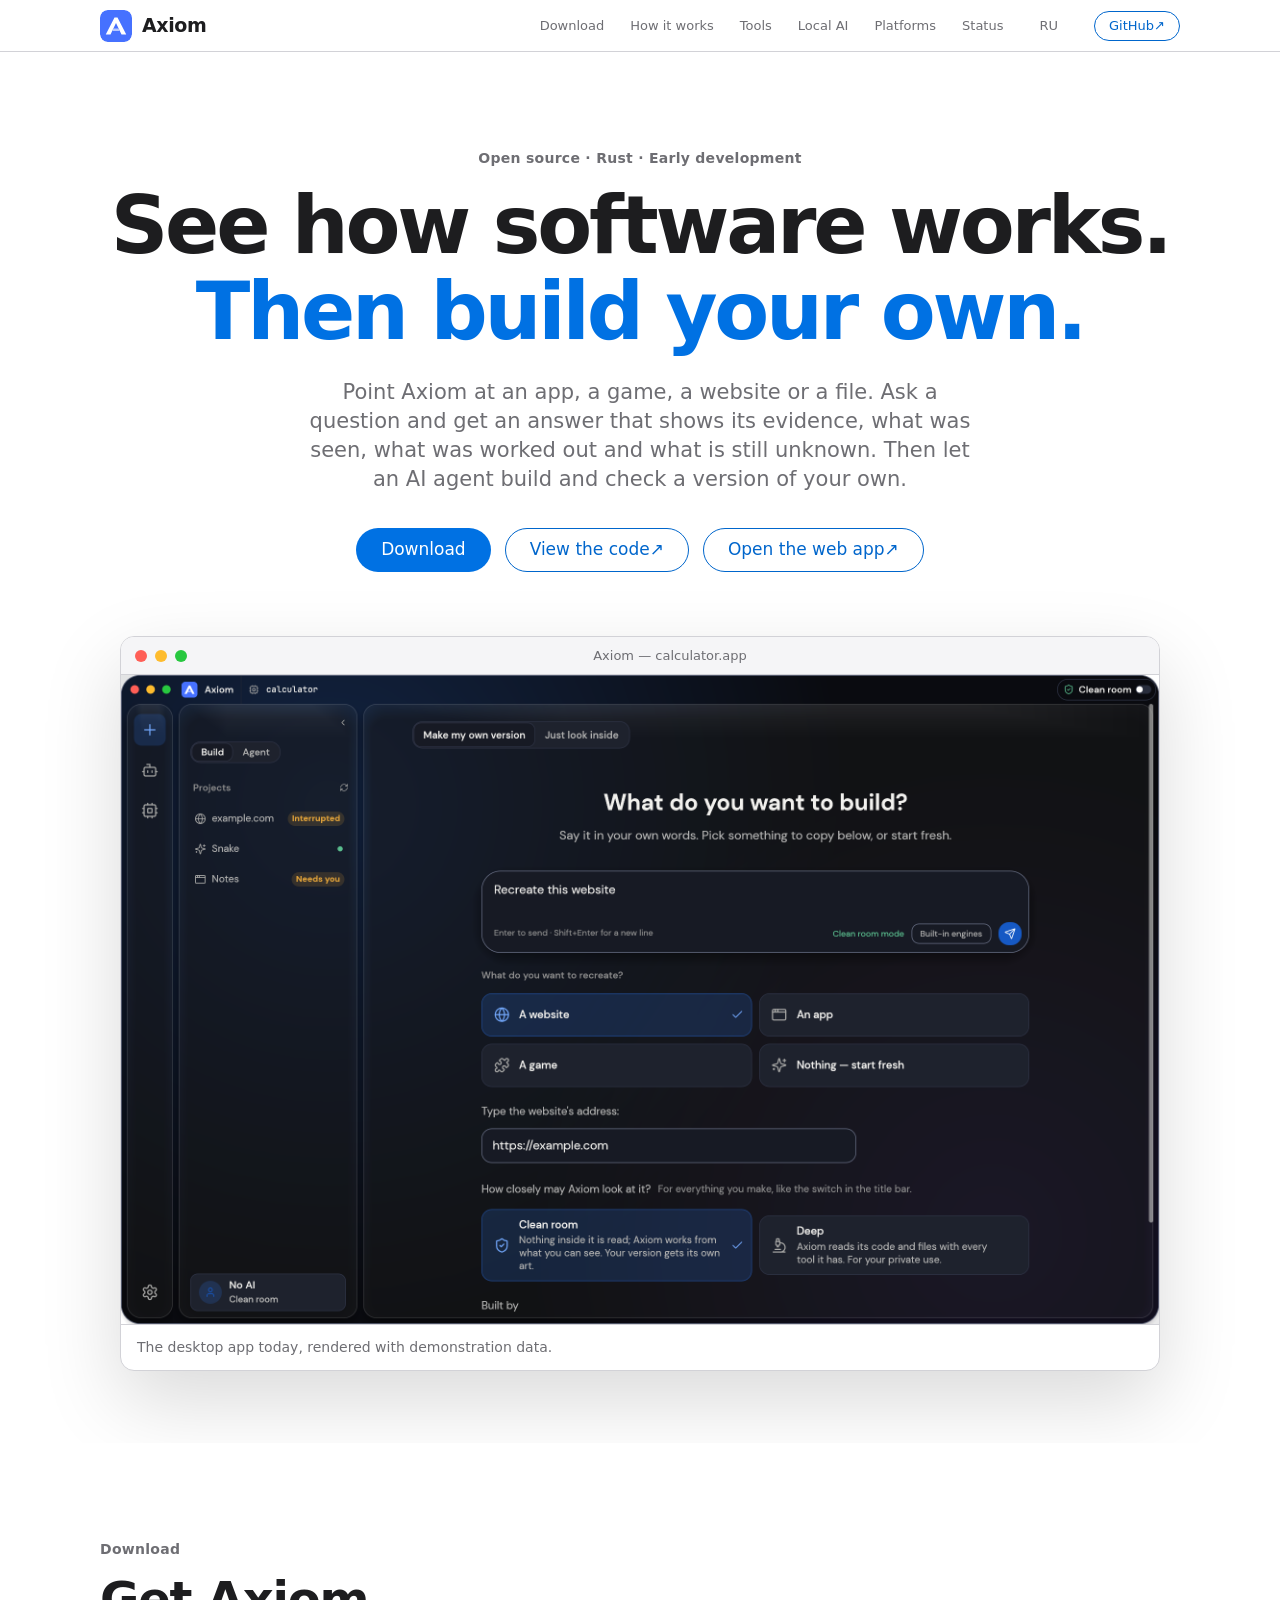
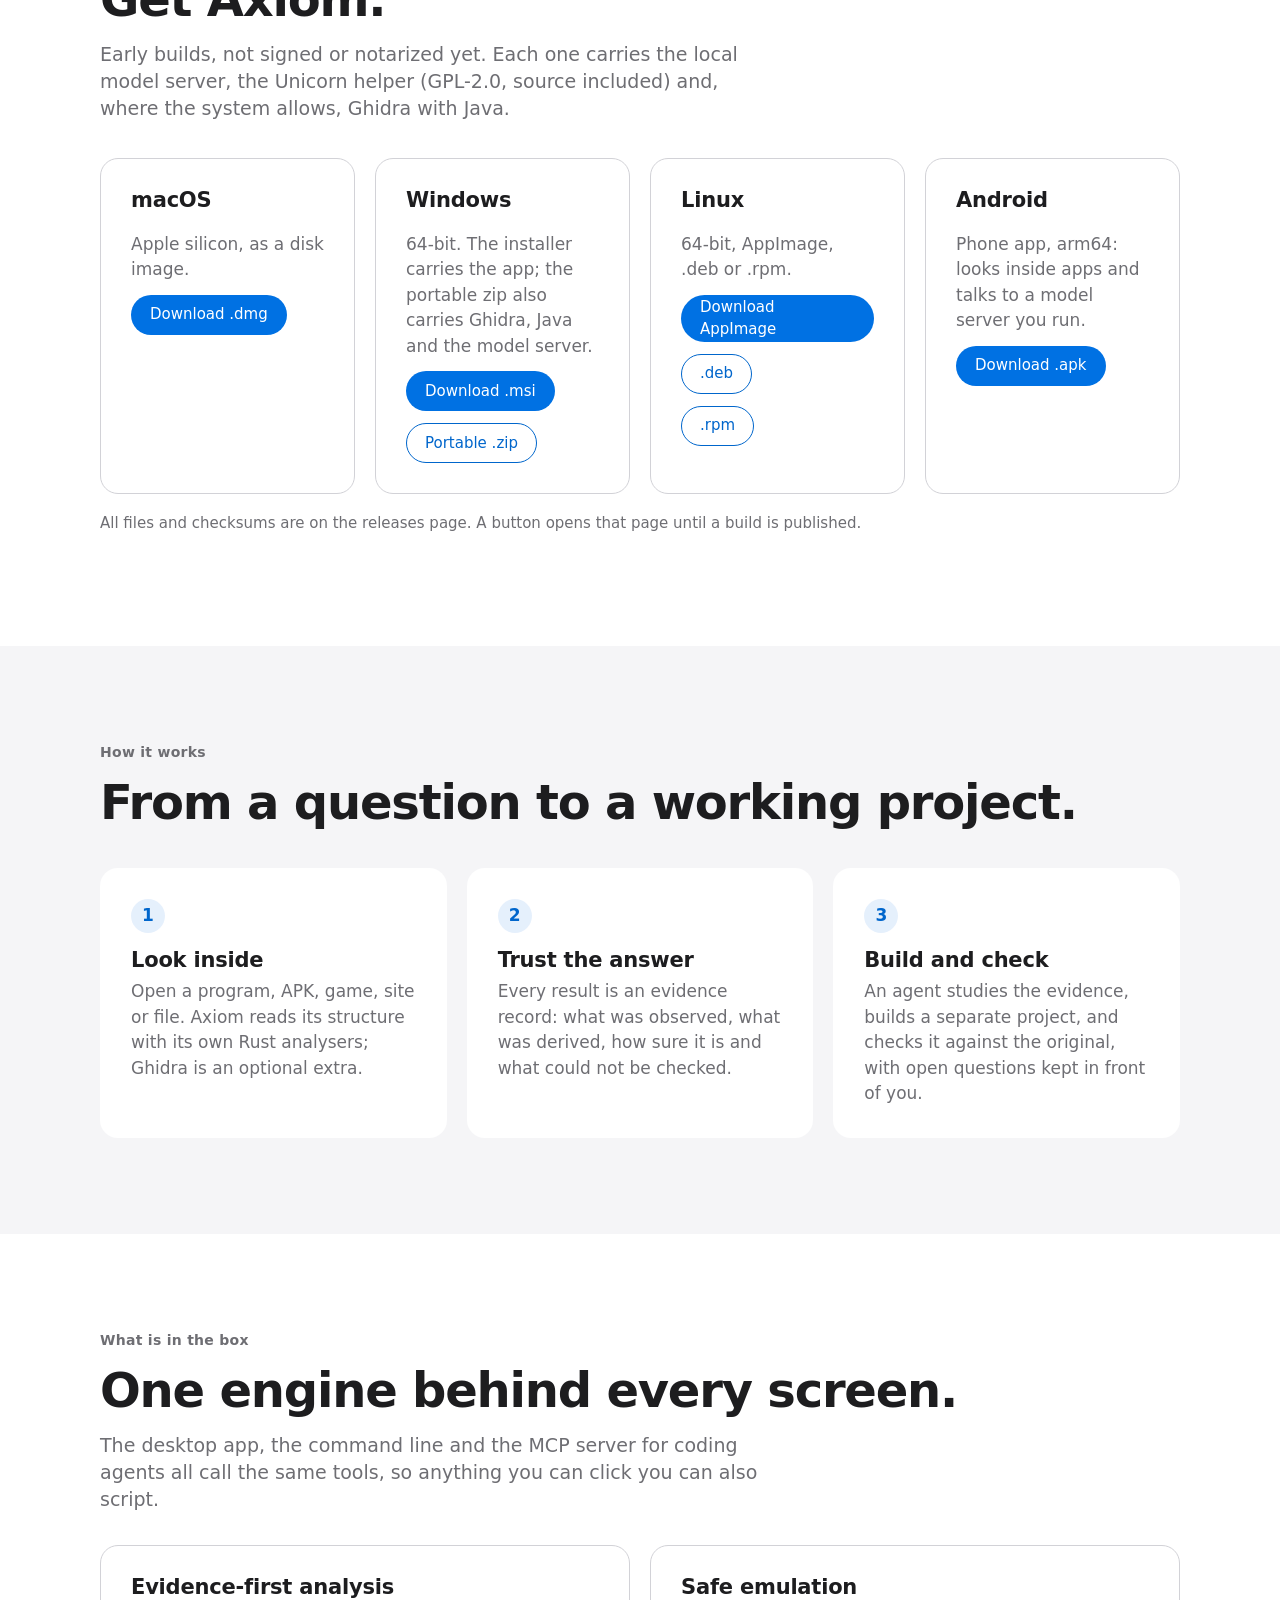
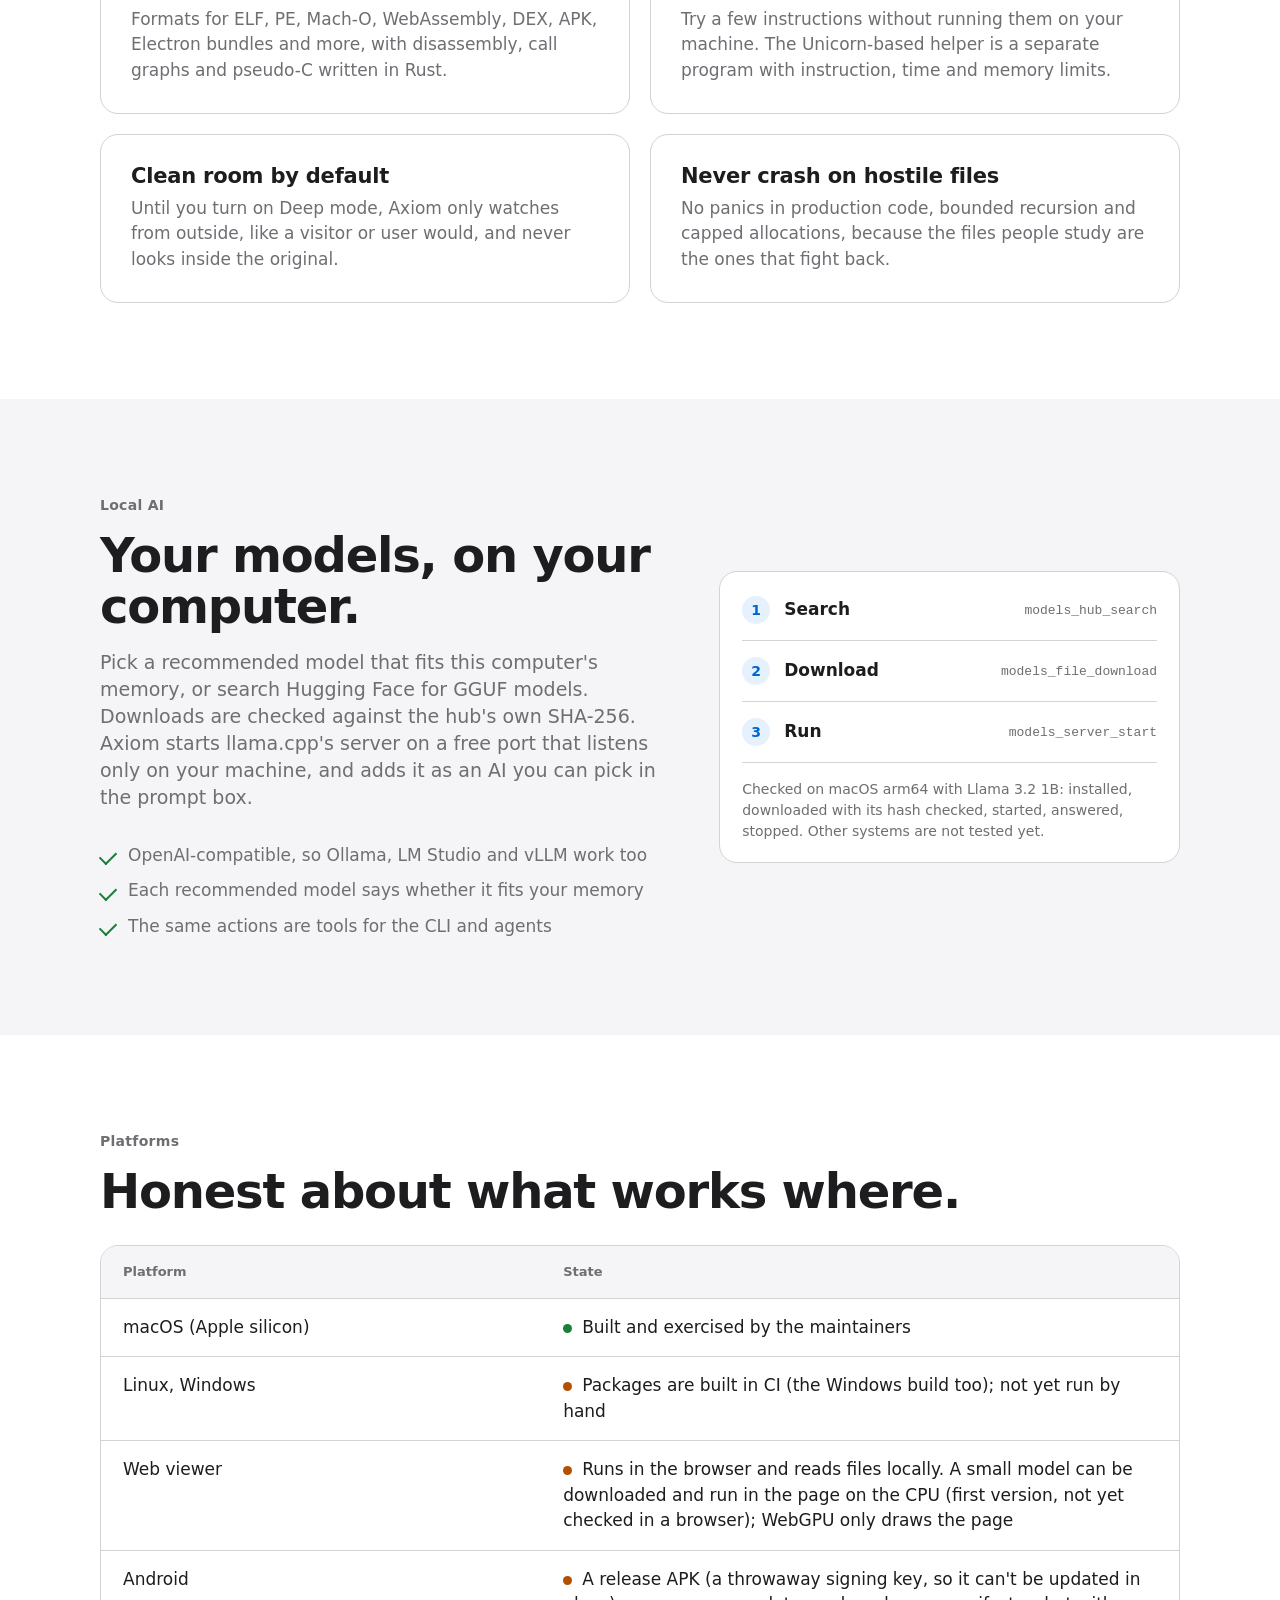
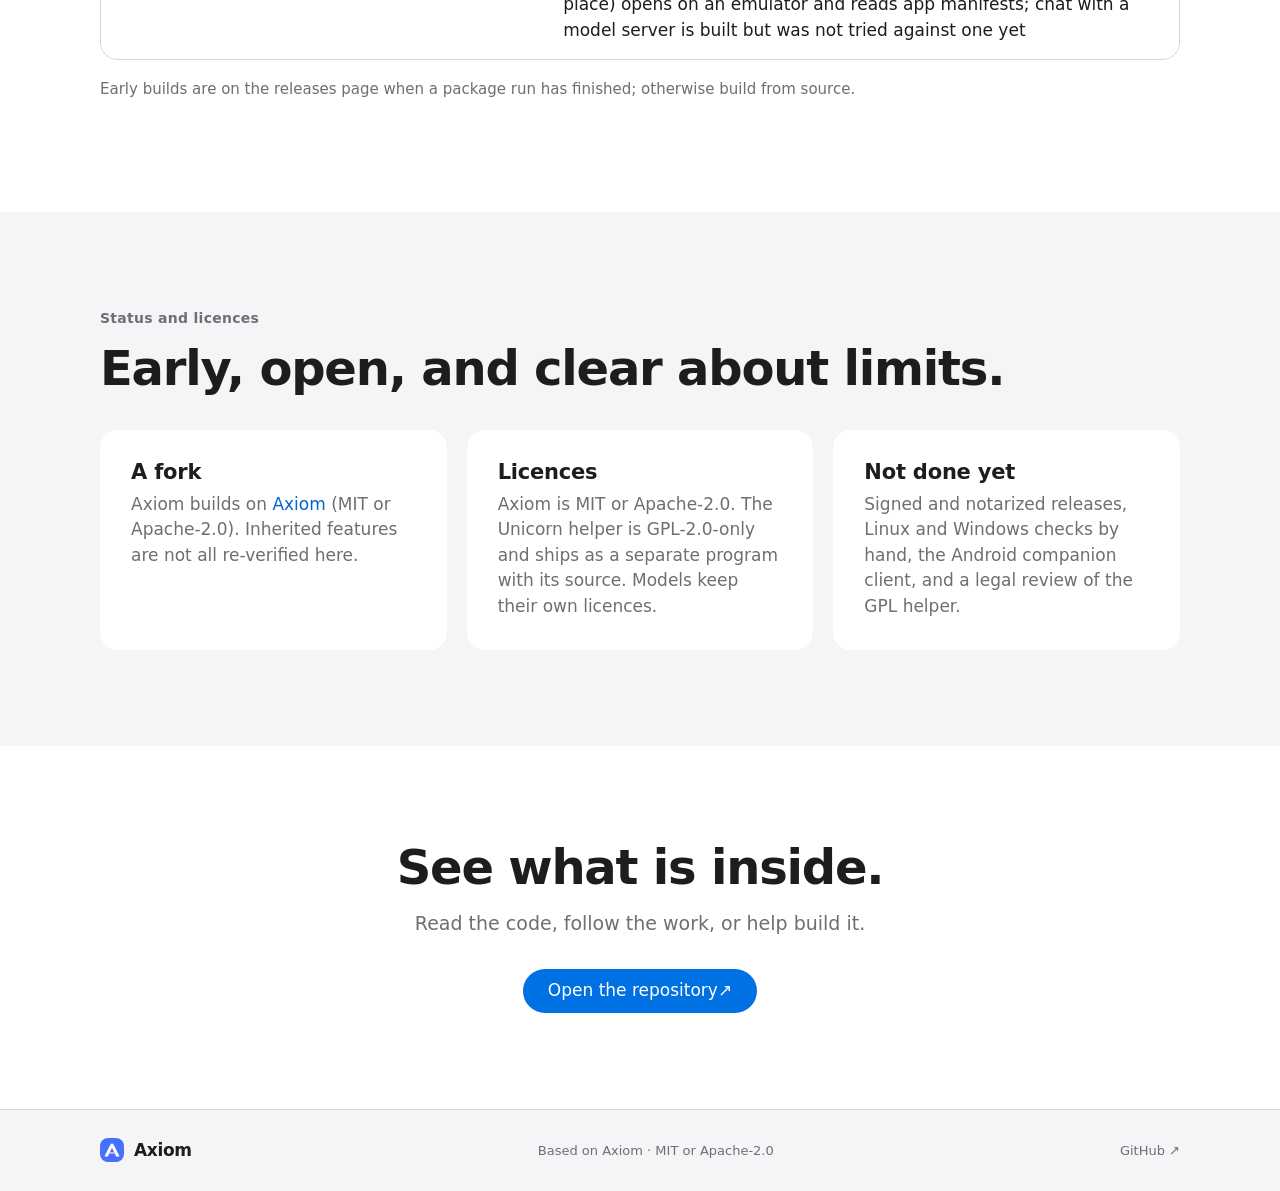
<file: site/index.html>
<!doctype html>
<html lang="en"><head><meta charset="utf-8"><meta name="viewport" content="width=device-width,initial-scale=1"><meta name="theme-color" content="#f5f5f7"><meta name="description" content="Axiom shows how software works, with evidence for every answer, and helps you build your own version. Open source, written in Rust, with local AI."><title>Axiom — see how software works</title><link rel="icon" href="logo.svg" type="image/svg+xml"><link rel="alternate" hreflang="ru" href="ru/"><link rel="stylesheet" href="style.css"></head>
<body><a class="skip" href="#main">Skip to content</a>
<header class="top"><a class="brand" href="#top" aria-label="Axiom, top of page"><img src="logo.svg" alt="" width="32" height="32"><span>Axiom</span></a><nav aria-label="Main"><a href="#download">Download</a><a href="#how">How it works</a><a href="#tools">Tools</a><a href="#models">Local AI</a><a href="#platforms">Platforms</a><a href="#status">Status</a></nav><a class="lang" href="ru/" hreflang="ru" lang="ru">RU</a><a class="btn ghost" href="https://github.com/LakoMoor/Axiom">GitHub<span aria-hidden="true"> ↗</span></a></header>
<main id="main">
<section class="hero" id="top"><div class="glow" aria-hidden="true"></div><p class="kicker">Open source · Rust · Early development</p><h1>See how software works.<br><em>Then build your own.</em></h1><p class="lead">Point Axiom at an app, a game, a website or a file. Ask a question and get an answer that shows its evidence, what was seen, what was worked out and what is still unknown. Then let an AI agent build and check a version of your own.</p><div class="actions"><a class="btn primary" href="#download">Download</a><a class="btn ghost" href="https://github.com/LakoMoor/Axiom">View the code<span aria-hidden="true"> ↗</span></a><a class="btn ghost" href="app/">Open the web app<span aria-hidden="true"> ↗</span></a></div>
<figure class="shot"><div class="chrome" aria-hidden="true"><i></i><i></i><i></i><span>Axiom — calculator.app</span></div><img src="media/axiom-home.png" alt="The Axiom desktop app on its start screen, rendered with demonstration data" width="2160" height="1350"><figcaption>The desktop app today, rendered with demonstration data.</figcaption></figure></section>

<section class="wrap" id="download"><p class="kicker">Download</p><h2>Get Axiom.</h2><p class="sub">Early builds, not signed or notarized yet. Each one carries the local model server, the Unicorn helper (GPL-2.0, source included) and, where the system allows, Ghidra with Java.</p>
<div class="grid three dl"><article><h3>macOS</h3><p>Apple silicon, as a disk image.</p><a class="btn primary" data-asset="macos-aarch64\.dmg$" href="https://github.com/LakoMoor/Axiom/releases/latest">Download .dmg</a></article><article><h3>Windows</h3><p>64-bit. The installer carries the app; the portable zip also carries Ghidra, Java and the model server.</p><a class="btn primary" data-asset="windows-x64\.msi$" href="https://github.com/LakoMoor/Axiom/releases/latest">Download .msi</a> <a class="btn ghost" data-asset="windows-x64-portable\.zip$" href="https://github.com/LakoMoor/Axiom/releases/latest">Portable .zip</a></article><article><h3>Linux</h3><p>64-bit, AppImage, .deb or .rpm.</p><a class="btn primary" data-asset="linux-x86_64\.AppImage$" href="https://github.com/LakoMoor/Axiom/releases/latest">Download AppImage</a> <a class="btn ghost" data-asset="linux-x86_64\.deb$" href="https://github.com/LakoMoor/Axiom/releases/latest">.deb</a> <a class="btn ghost" data-asset="linux-x86_64\.rpm$" href="https://github.com/LakoMoor/Axiom/releases/latest">.rpm</a></article><article><h3>Android</h3><p>Phone app, arm64: looks inside apps and talks to a model server you run.</p><a class="btn primary" data-asset="android-arm64\.apk$" href="https://github.com/LakoMoor/Axiom/releases/latest">Download .apk</a></article></div>
<p class="note">All files and checksums are on the <a href="https://github.com/LakoMoor/Axiom/releases">releases page</a>. A button opens that page until a build is published.</p></section>
<script>fetch("https://api.github.com/repos/LakoMoor/Axiom/releases?per_page=1").then(function(r){return r.ok?r.json():[]}).then(function(rs){var a=(rs[0]&&rs[0].assets)||[];document.querySelectorAll("[data-asset]").forEach(function(l){var re=new RegExp(l.dataset.asset),m=a.find(function(x){return re.test(x.name)});if(m)l.href=m.browser_download_url;})}).catch(function(){});</script>
<section class="band" id="how"><div class="wrap"><p class="kicker">How it works</p><h2>From a question to a working project.</h2>
<ol class="steps"><li><span class="n">1</span><h3>Look inside</h3><p>Open a program, APK, game, site or file. Axiom reads its structure with its own Rust analysers; Ghidra is an optional extra.</p></li><li><span class="n">2</span><h3>Trust the answer</h3><p>Every result is an evidence record: what was observed, what was derived, how sure it is and what could not be checked.</p></li><li><span class="n">3</span><h3>Build and check</h3><p>An agent studies the evidence, builds a separate project, and checks it against the original, with open questions kept in front of you.</p></li></ol></div></section>

<section class="wrap" id="tools"><p class="kicker">What is in the box</p><h2>One engine behind every screen.</h2><p class="sub">The desktop app, the command line and the MCP server for coding agents all call the same tools, so anything you can click you can also script.</p>
<div class="grid"><article><h3>Evidence-first analysis</h3><p>Formats for ELF, PE, Mach-O, WebAssembly, DEX, APK, Electron bundles and more, with disassembly, call graphs and pseudo-C written in Rust.</p></article><article><h3>Safe emulation</h3><p>Try a few instructions without running them on your machine. The Unicorn-based helper is a separate program with instruction, time and memory limits.</p></article><article><h3>Clean room by default</h3><p>Until you turn on Deep mode, Axiom only watches from outside, like a visitor or user would, and never looks inside the original.</p></article><article><h3>Never crash on hostile files</h3><p>No panics in production code, bounded recursion and capped allocations, because the files people study are the ones that fight back.</p></article></div></section>

<section class="band" id="models"><div class="wrap split"><div><p class="kicker">Local AI</p><h2>Your models, on your computer.</h2><p class="sub">Pick a recommended model that fits this computer's memory, or search Hugging Face for GGUF models. Downloads are checked against the hub's own SHA-256. Axiom starts llama.cpp's server on a free port that listens only on your machine, and adds it as an AI you can pick in the prompt box.</p><ul class="ticks"><li>OpenAI-compatible, so Ollama, LM Studio and vLLM work too</li><li>Each recommended model says whether it fits your memory</li><li>The same actions are tools for the CLI and agents</li></ul></div>
<div class="panel" role="img" aria-label="Pipeline: search Hugging Face, download a GGUF file, start the local server"><div class="row"><b>1</b><span>Search</span><code>models_hub_search</code></div><div class="row"><b>2</b><span>Download</span><code>models_file_download</code></div><div class="row"><b>3</b><span>Run</span><code>models_server_start</code></div><p>Checked on macOS arm64 with Llama 3.2 1B: installed, downloaded with its hash checked, started, answered, stopped. Other systems are not tested yet.</p></div></div></section>

<section class="wrap" id="platforms"><p class="kicker">Platforms</p><h2>Honest about what works where.</h2>
<div class="table" role="table" aria-label="Platform support"><div role="row" class="th"><span role="columnheader">Platform</span><span role="columnheader">State</span></div><div role="row"><span role="cell">macOS (Apple silicon)</span><span role="cell" class="ok">Built and exercised by the maintainers</span></div><div role="row"><span role="cell">Linux, Windows</span><span role="cell" class="wip">Packages are built in CI (the Windows build too); not yet run by hand</span></div><div role="row"><span role="cell">Web viewer</span><span role="cell" class="wip">Runs in the browser and reads files locally. A small model can be downloaded and run in the page on the CPU (first version, not yet checked in a browser); WebGPU only draws the page</span></div><div role="row"><span role="cell">Android</span><span role="cell" class="wip">A release APK (a throwaway signing key, so it can't be updated in place) opens on an emulator and reads app manifests; chat with a model server is built but was not tried against one yet</span></div></div>
<p class="note">Early builds are on the releases page when a package run has finished; otherwise build from source.</p></section>

<section class="band" id="status"><div class="wrap"><p class="kicker">Status and licences</p><h2>Early, open, and clear about limits.</h2>
<div class="grid three"><article><h3>A fork</h3><p>Axiom builds on <a href="https://github.com/LakoMoor/Axiom">Axiom</a> (MIT or Apache-2.0). Inherited features are not all re-verified here.</p></article><article><h3>Licences</h3><p>Axiom is MIT or Apache-2.0. The Unicorn helper is GPL-2.0-only and ships as a separate program with its source. Models keep their own licences.</p></article><article><h3>Not done yet</h3><p>Signed and notarized releases, Linux and Windows checks by hand, the Android companion client, and a legal review of the GPL helper.</p></article></div></div></section>

<section class="wrap end"><h2>See what is inside.</h2><p class="sub">Read the code, follow the work, or help build it.</p><a class="btn primary" href="https://github.com/LakoMoor/Axiom">Open the repository<span aria-hidden="true"> ↗</span></a></section>
</main>
<footer><a class="brand" href="#top"><img src="logo.svg" alt="" width="24" height="24"><span>Axiom</span></a><span>Based on Axiom · MIT or Apache-2.0</span><a href="https://github.com/LakoMoor/Axiom">GitHub ↗</a></footer></body></html>
</file>
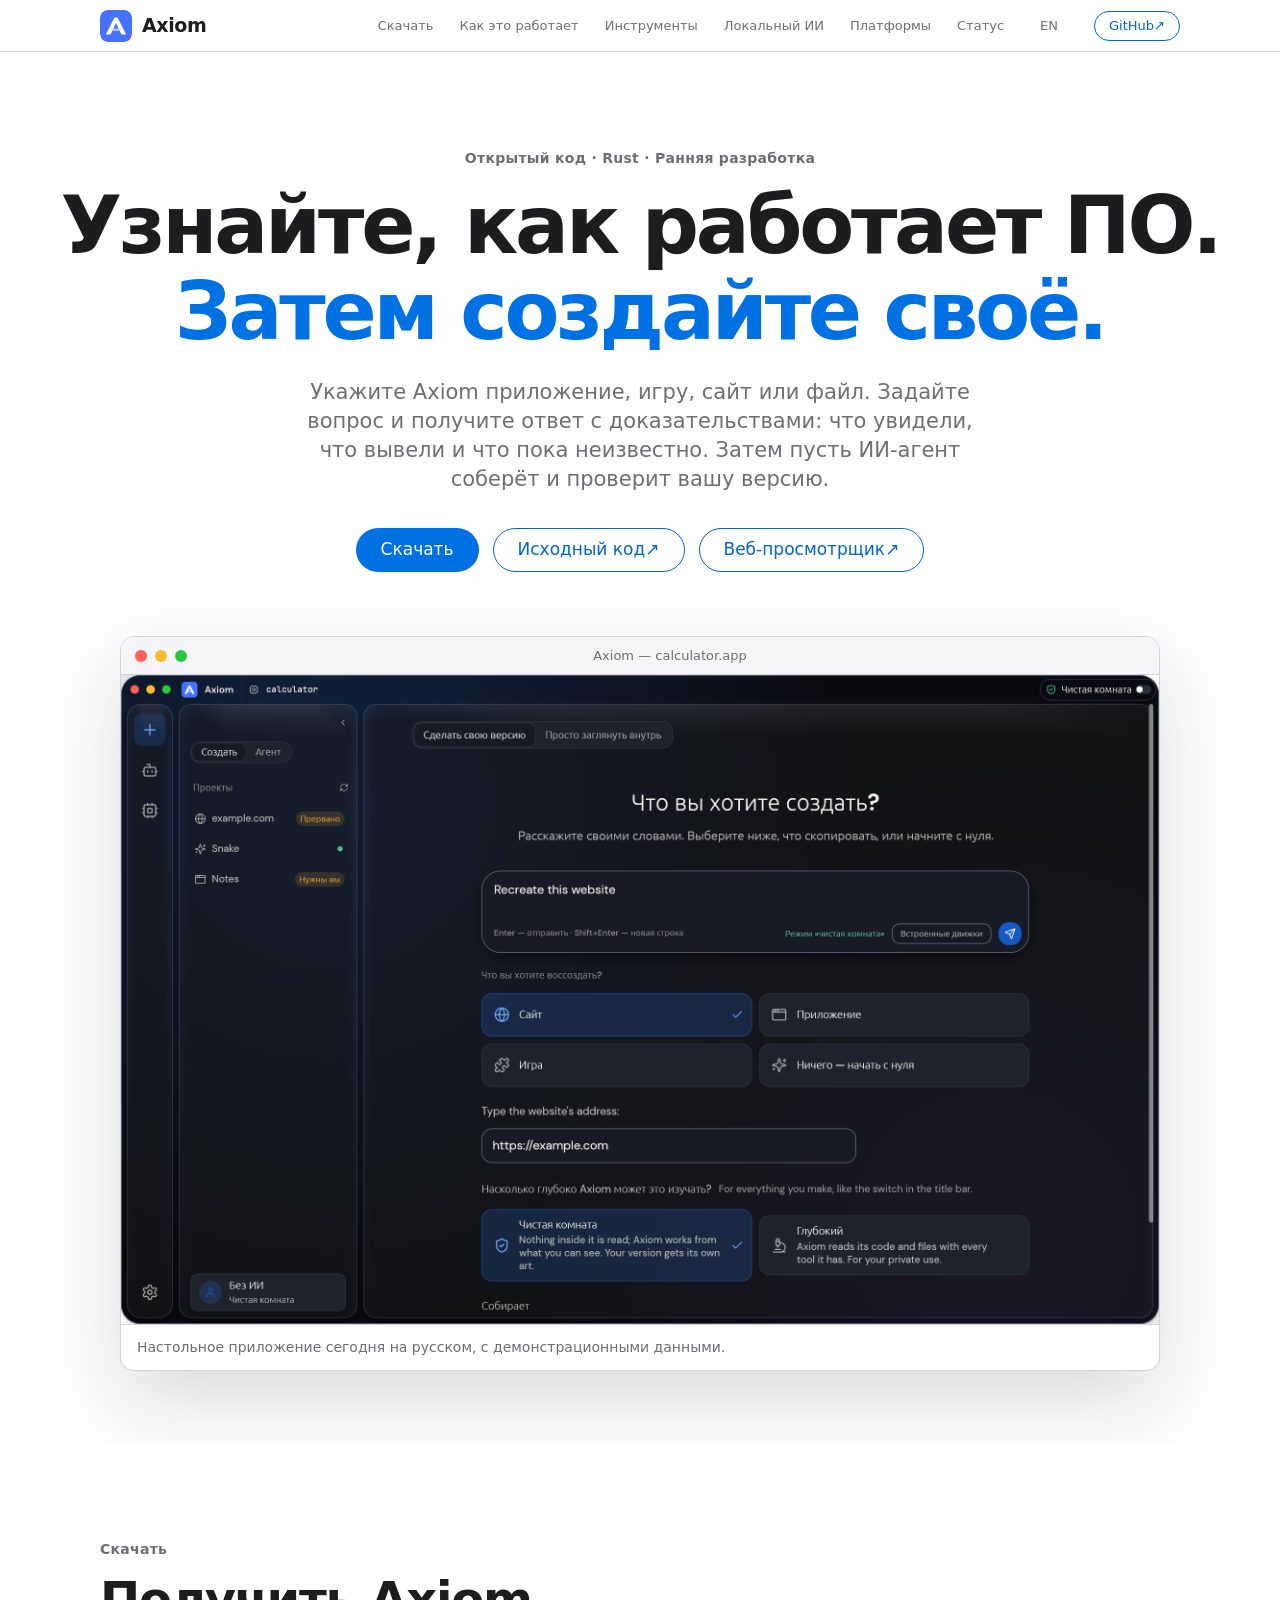
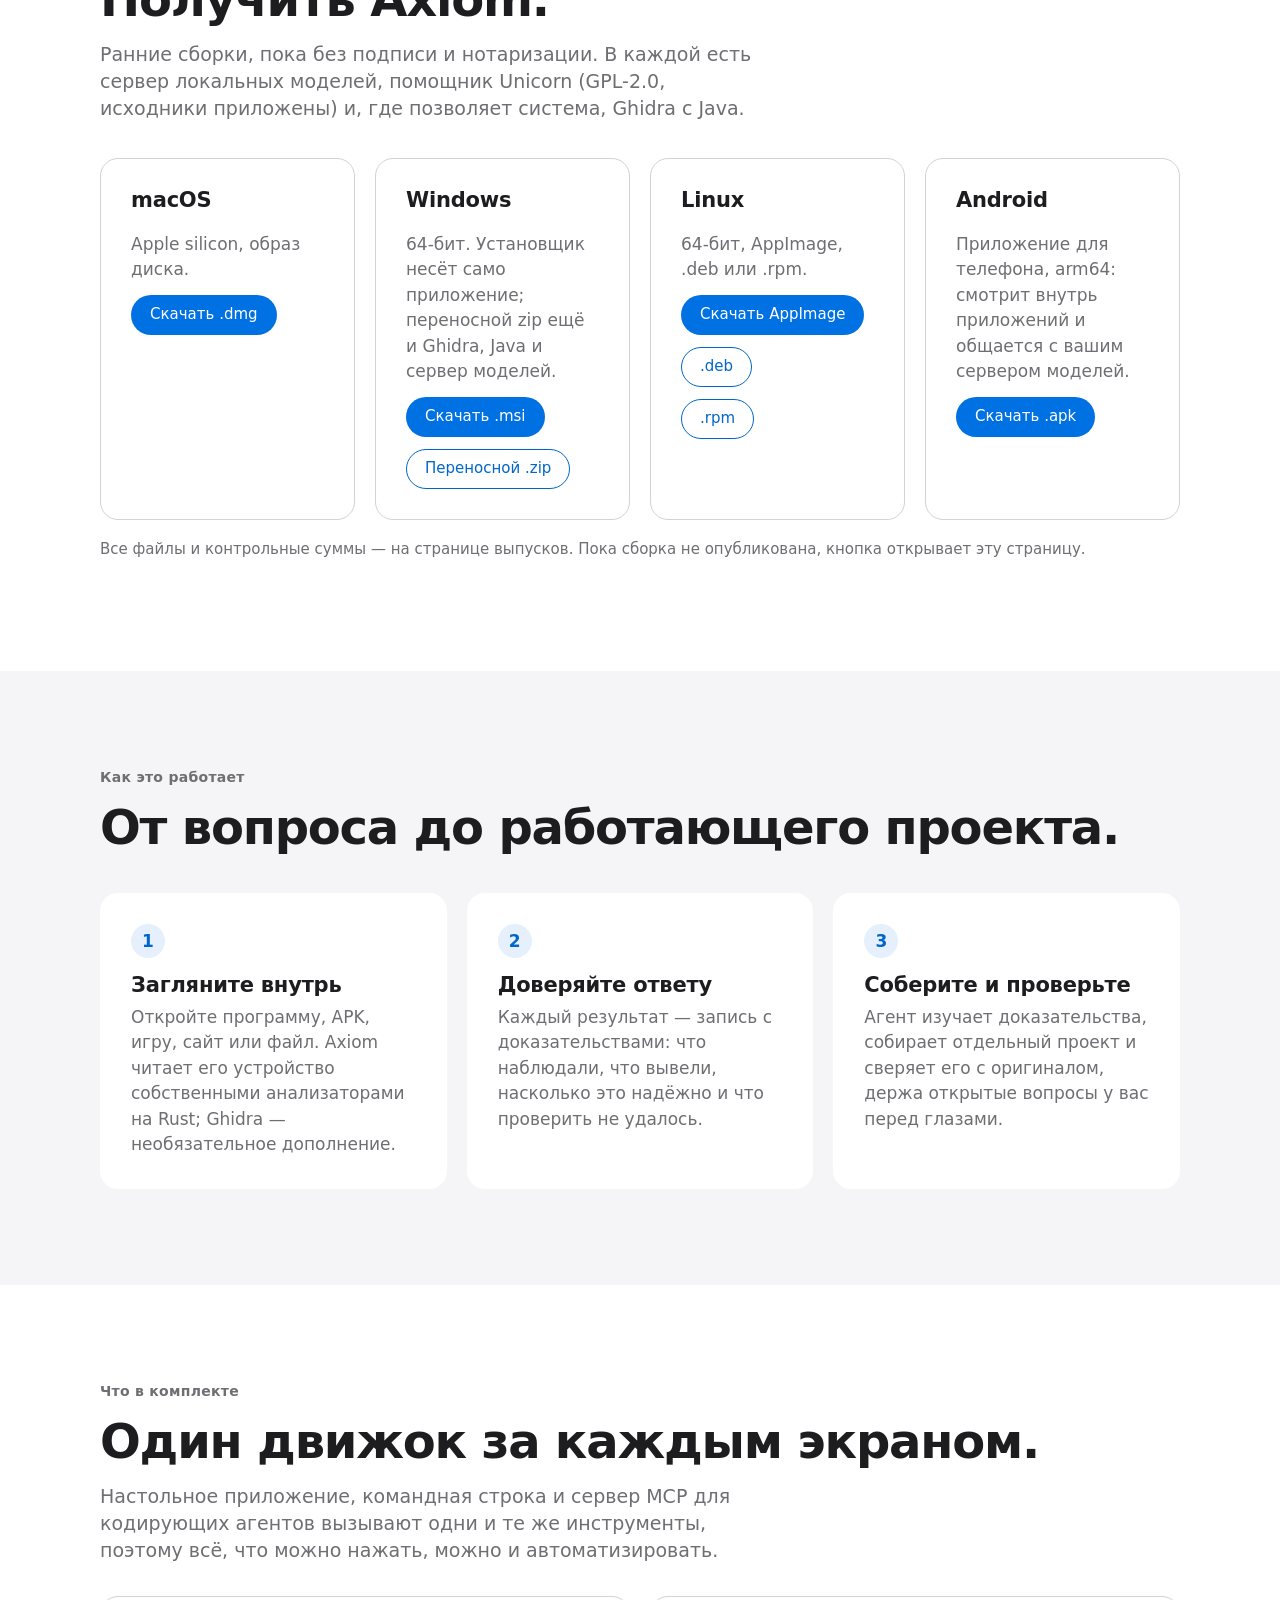
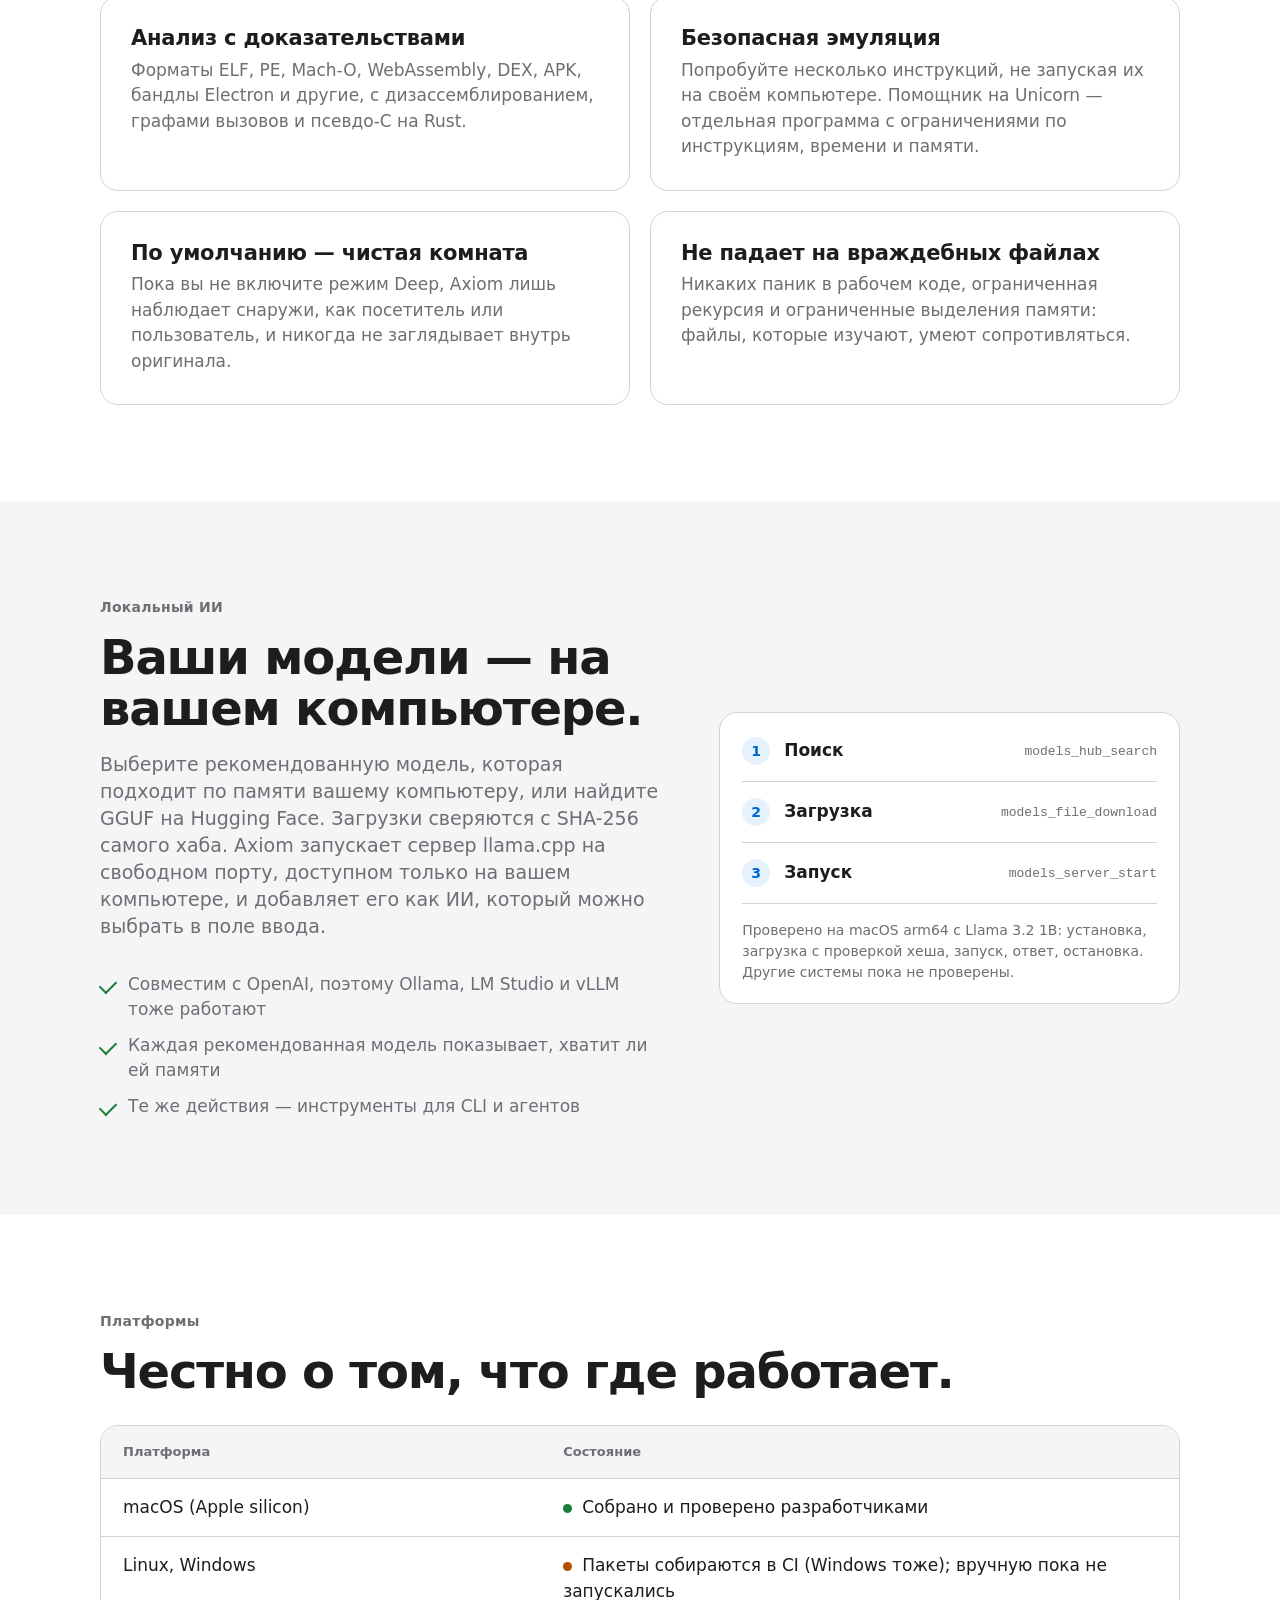
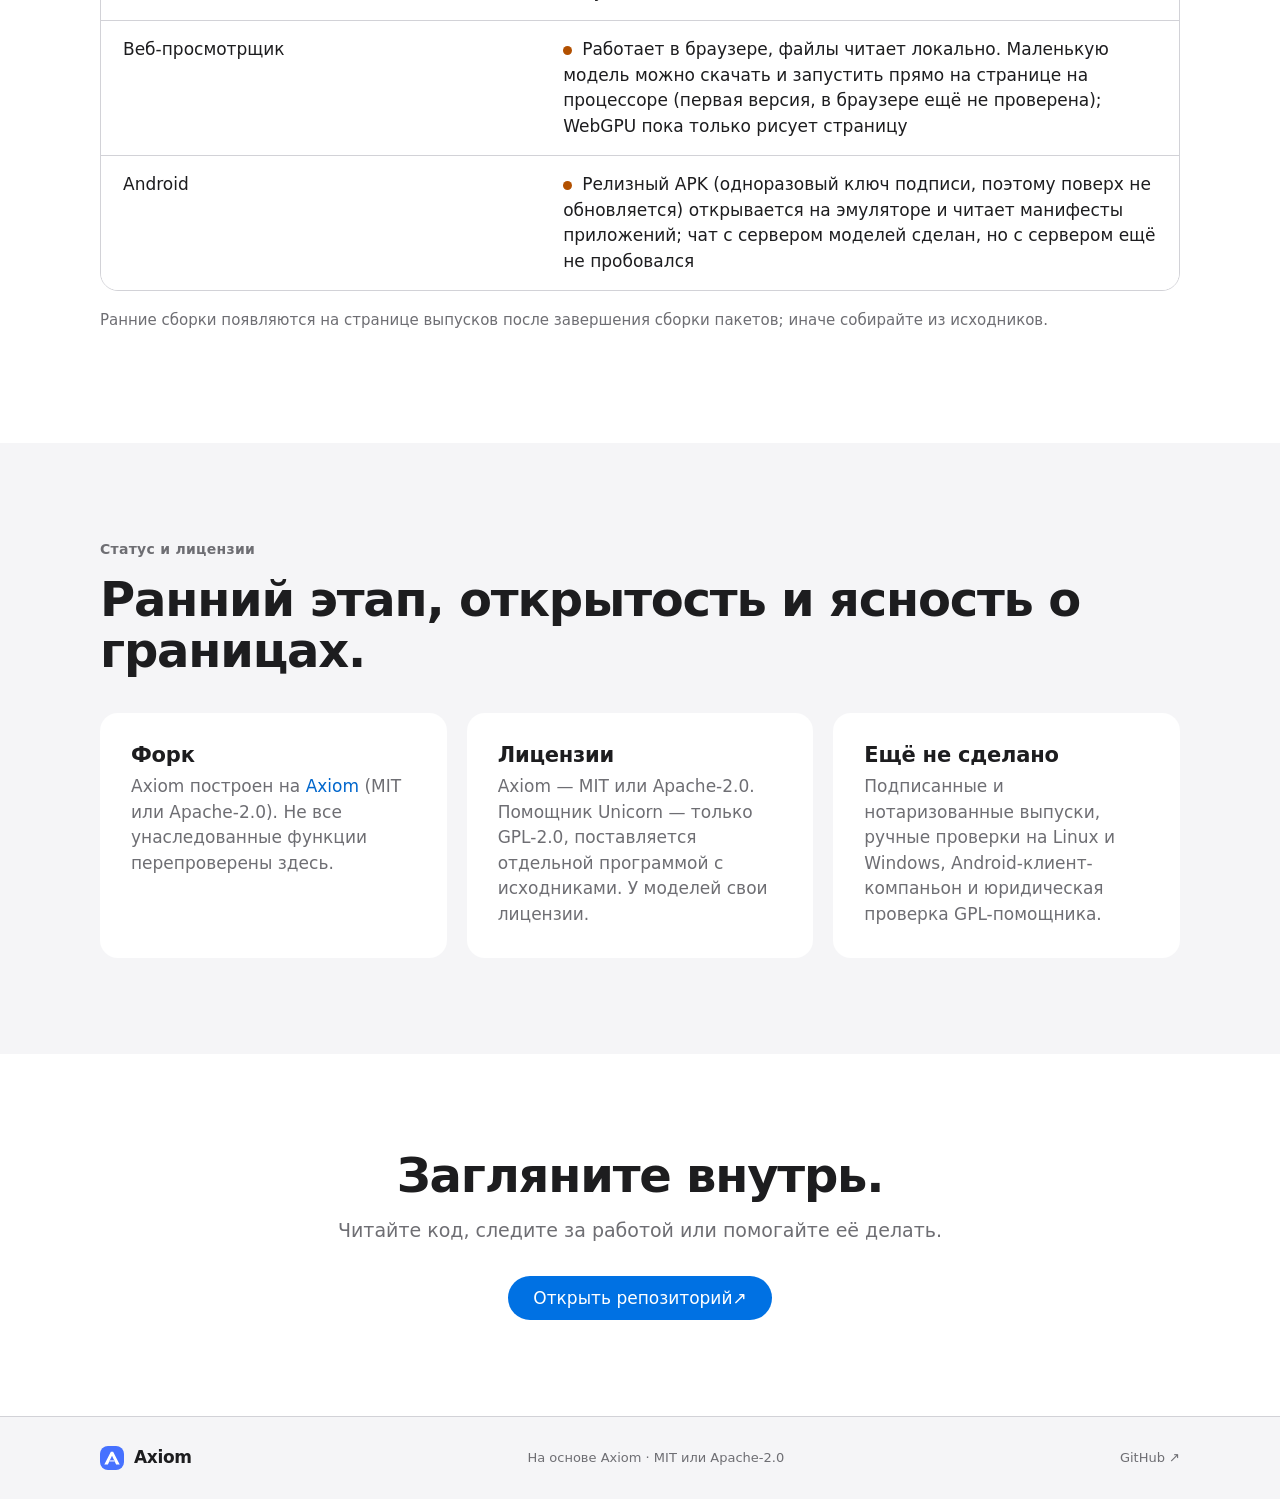
<file: site/ru/index.html>
<!doctype html>
<html lang="ru"><head><meta charset="utf-8"><meta name="viewport" content="width=device-width,initial-scale=1"><meta name="theme-color" content="#f5f5f7"><meta name="description" content="Axiom показывает, как работает программное обеспечение, с доказательствами для каждого ответа, и помогает собрать свою версию. Открытый код, написан на Rust, с локальным ИИ."><title>Axiom — узнайте, как работает ПО</title><link rel="icon" href="../logo.svg" type="image/svg+xml"><link rel="alternate" hreflang="en" href="../"><link rel="stylesheet" href="../style.css"></head>
<body><a class="skip" href="#main">К содержимому</a>
<header class="top"><a class="brand" href="#top" aria-label="Axiom, наверх"><img src="../logo.svg" alt="" width="32" height="32"><span>Axiom</span></a><nav aria-label="Главное"><a href="#download">Скачать</a><a href="#how">Как это работает</a><a href="#tools">Инструменты</a><a href="#models">Локальный ИИ</a><a href="#platforms">Платформы</a><a href="#status">Статус</a></nav><a class="lang" href="../" hreflang="en" lang="en">EN</a><a class="btn ghost" href="https://github.com/LakoMoor/Axiom">GitHub<span aria-hidden="true"> ↗</span></a></header>
<main id="main">
<section class="hero" id="top"><div class="glow" aria-hidden="true"></div><p class="kicker">Открытый код · Rust · Ранняя разработка</p><h1>Узнайте, как работает ПО.<br><em>Затем создайте своё.</em></h1><p class="lead">Укажите Axiom приложение, игру, сайт или файл. Задайте вопрос и получите ответ с доказательствами: что увидели, что вывели и что пока неизвестно. Затем пусть ИИ-агент соберёт и проверит вашу версию.</p><div class="actions"><a class="btn primary" href="#download">Скачать</a><a class="btn ghost" href="https://github.com/LakoMoor/Axiom">Исходный код<span aria-hidden="true"> ↗</span></a><a class="btn ghost" href="../app/">Веб-просмотрщик<span aria-hidden="true"> ↗</span></a></div>
<figure class="shot"><div class="chrome" aria-hidden="true"><i></i><i></i><i></i><span>Axiom — calculator.app</span></div><img src="../media/axiom-home-ru.png" alt="Настольное приложение Axiom на стартовом экране, с демонстрационными данными" width="2160" height="1350"><figcaption>Настольное приложение сегодня на русском, с демонстрационными данными.</figcaption></figure></section>

<section class="wrap" id="download"><p class="kicker">Скачать</p><h2>Получить Axiom.</h2><p class="sub">Ранние сборки, пока без подписи и нотаризации. В каждой есть сервер локальных моделей, помощник Unicorn (GPL-2.0, исходники приложены) и, где позволяет система, Ghidra с Java.</p>
<div class="grid three dl"><article><h3>macOS</h3><p>Apple silicon, образ диска.</p><a class="btn primary" data-asset="macos-aarch64\.dmg$" href="https://github.com/LakoMoor/Axiom/releases/latest">Скачать .dmg</a></article><article><h3>Windows</h3><p>64-бит. Установщик несёт само приложение; переносной zip ещё и Ghidra, Java и сервер моделей.</p><a class="btn primary" data-asset="windows-x64\.msi$" href="https://github.com/LakoMoor/Axiom/releases/latest">Скачать .msi</a> <a class="btn ghost" data-asset="windows-x64-portable\.zip$" href="https://github.com/LakoMoor/Axiom/releases/latest">Переносной .zip</a></article><article><h3>Linux</h3><p>64-бит, AppImage, .deb или .rpm.</p><a class="btn primary" data-asset="linux-x86_64\.AppImage$" href="https://github.com/LakoMoor/Axiom/releases/latest">Скачать AppImage</a> <a class="btn ghost" data-asset="linux-x86_64\.deb$" href="https://github.com/LakoMoor/Axiom/releases/latest">.deb</a> <a class="btn ghost" data-asset="linux-x86_64\.rpm$" href="https://github.com/LakoMoor/Axiom/releases/latest">.rpm</a></article><article><h3>Android</h3><p>Приложение для телефона, arm64: смотрит внутрь приложений и общается с вашим сервером моделей.</p><a class="btn primary" data-asset="android-arm64\.apk$" href="https://github.com/LakoMoor/Axiom/releases/latest">Скачать .apk</a></article></div>
<p class="note">Все файлы и контрольные суммы — на <a href="https://github.com/LakoMoor/Axiom/releases">странице выпусков</a>. Пока сборка не опубликована, кнопка открывает эту страницу.</p></section>
<script>fetch("https://api.github.com/repos/LakoMoor/Axiom/releases?per_page=1").then(function(r){return r.ok?r.json():[]}).then(function(rs){var a=(rs[0]&&rs[0].assets)||[];document.querySelectorAll("[data-asset]").forEach(function(l){var re=new RegExp(l.dataset.asset),m=a.find(function(x){return re.test(x.name)});if(m)l.href=m.browser_download_url;})}).catch(function(){});</script>
<section class="band" id="how"><div class="wrap"><p class="kicker">Как это работает</p><h2>От вопроса до работающего проекта.</h2>
<ol class="steps"><li><span class="n">1</span><h3>Загляните внутрь</h3><p>Откройте программу, APK, игру, сайт или файл. Axiom читает его устройство собственными анализаторами на Rust; Ghidra — необязательное дополнение.</p></li><li><span class="n">2</span><h3>Доверяйте ответу</h3><p>Каждый результат — запись с доказательствами: что наблюдали, что вывели, насколько это надёжно и что проверить не удалось.</p></li><li><span class="n">3</span><h3>Соберите и проверьте</h3><p>Агент изучает доказательства, собирает отдельный проект и сверяет его с оригиналом, держа открытые вопросы у вас перед глазами.</p></li></ol></div></section>

<section class="wrap" id="tools"><p class="kicker">Что в комплекте</p><h2>Один движок за каждым экраном.</h2><p class="sub">Настольное приложение, командная строка и сервер MCP для кодирующих агентов вызывают одни и те же инструменты, поэтому всё, что можно нажать, можно и автоматизировать.</p>
<div class="grid"><article><h3>Анализ с доказательствами</h3><p>Форматы ELF, PE, Mach-O, WebAssembly, DEX, APK, бандлы Electron и другие, с дизассемблированием, графами вызовов и псевдо-C на Rust.</p></article><article><h3>Безопасная эмуляция</h3><p>Попробуйте несколько инструкций, не запуская их на своём компьютере. Помощник на Unicorn — отдельная программа с ограничениями по инструкциям, времени и памяти.</p></article><article><h3>По умолчанию — чистая комната</h3><p>Пока вы не включите режим Deep, Axiom лишь наблюдает снаружи, как посетитель или пользователь, и никогда не заглядывает внутрь оригинала.</p></article><article><h3>Не падает на враждебных файлах</h3><p>Никаких паник в рабочем коде, ограниченная рекурсия и ограниченные выделения памяти: файлы, которые изучают, умеют сопротивляться.</p></article></div></section>

<section class="band" id="models"><div class="wrap split"><div><p class="kicker">Локальный ИИ</p><h2>Ваши модели — на вашем компьютере.</h2><p class="sub">Выберите рекомендованную модель, которая подходит по памяти вашему компьютеру, или найдите GGUF на Hugging Face. Загрузки сверяются с SHA-256 самого хаба. Axiom запускает сервер llama.cpp на свободном порту, доступном только на вашем компьютере, и добавляет его как ИИ, который можно выбрать в поле ввода.</p><ul class="ticks"><li>Совместим с OpenAI, поэтому Ollama, LM Studio и vLLM тоже работают</li><li>Каждая рекомендованная модель показывает, хватит ли ей памяти</li><li>Те же действия — инструменты для CLI и агентов</li></ul></div>
<div class="panel" role="img" aria-label="Конвейер: поиск на Hugging Face, загрузка файла GGUF, запуск локального сервера"><div class="row"><b>1</b><span>Поиск</span><code>models_hub_search</code></div><div class="row"><b>2</b><span>Загрузка</span><code>models_file_download</code></div><div class="row"><b>3</b><span>Запуск</span><code>models_server_start</code></div><p>Проверено на macOS arm64 с Llama 3.2 1B: установка, загрузка с проверкой хеша, запуск, ответ, остановка. Другие системы пока не проверены.</p></div></div></section>

<section class="wrap" id="platforms"><p class="kicker">Платформы</p><h2>Честно о том, что где работает.</h2>
<div class="table" role="table" aria-label="Поддержка платформ"><div role="row" class="th"><span role="columnheader">Платформа</span><span role="columnheader">Состояние</span></div><div role="row"><span role="cell">macOS (Apple silicon)</span><span role="cell" class="ok">Собрано и проверено разработчиками</span></div><div role="row"><span role="cell">Linux, Windows</span><span role="cell" class="wip">Пакеты собираются в CI (Windows тоже); вручную пока не запускались</span></div><div role="row"><span role="cell">Веб-просмотрщик</span><span role="cell" class="wip">Работает в браузере, файлы читает локально. Маленькую модель можно скачать и запустить прямо на странице на процессоре (первая версия, в браузере ещё не проверена); WebGPU пока только рисует страницу</span></div><div role="row"><span role="cell">Android</span><span role="cell" class="wip">Релизный APK (одноразовый ключ подписи, поэтому поверх не обновляется) открывается на эмуляторе и читает манифесты приложений; чат с сервером моделей сделан, но с сервером ещё не пробовался</span></div></div>
<p class="note">Ранние сборки появляются на странице выпусков после завершения сборки пакетов; иначе собирайте из исходников.</p></section>

<section class="band" id="status"><div class="wrap"><p class="kicker">Статус и лицензии</p><h2>Ранний этап, открытость и ясность о границах.</h2>
<div class="grid three"><article><h3>Форк</h3><p>Axiom построен на <a href="https://github.com/LakoMoor/Axiom">Axiom</a> (MIT или Apache-2.0). Не все унаследованные функции перепроверены здесь.</p></article><article><h3>Лицензии</h3><p>Axiom — MIT или Apache-2.0. Помощник Unicorn — только GPL-2.0, поставляется отдельной программой с исходниками. У моделей свои лицензии.</p></article><article><h3>Ещё не сделано</h3><p>Подписанные и нотаризованные выпуски, ручные проверки на Linux и Windows, Android-клиент-компаньон и юридическая проверка GPL-помощника.</p></article></div></div></section>

<section class="wrap end"><h2>Загляните внутрь.</h2><p class="sub">Читайте код, следите за работой или помогайте её делать.</p><a class="btn primary" href="https://github.com/LakoMoor/Axiom">Открыть репозиторий<span aria-hidden="true"> ↗</span></a></section>
</main>
<footer><a class="brand" href="#top"><img src="../logo.svg" alt="" width="24" height="24"><span>Axiom</span></a><span>На основе Axiom · MIT или Apache-2.0</span><a href="https://github.com/LakoMoor/Axiom">GitHub ↗</a></footer></body></html>
</file>
<file: site/style.css>
:root{color-scheme:light dark;--bg:#fff;--bg2:#f5f5f7;--card:#fff;--line:#d2d2d7;--text:#1d1d1f;--muted:#6e6e73;--blue:#0066cc;--blue-d:#0071e3;--ok:#1a7f37;--warn:#b25000;--plan:#86868b;--bar:#ffffffcc;--tint:#0071e31a;--shadow:0 30px 80px #00000026;--r:18px}
@media(prefers-color-scheme:dark){:root{--bg:#000;--bg2:#1c1c1e;--card:#1c1c1e;--line:#38383a;--text:#f5f5f7;--muted:#a1a1a6;--blue:#2997ff;--blue-d:#0071e3;--ok:#30d158;--warn:#ff9f0a;--plan:#8e8e93;--bar:#000000cc;--tint:#2997ff26;--shadow:0 30px 80px #000000b3}}
*{box-sizing:border-box}html{scroll-behavior:smooth}
body{margin:0;background:var(--bg);color:var(--text);font:17px/1.5 -apple-system,BlinkMacSystemFont,"SF Pro Text","Segoe UI",system-ui,Roboto,sans-serif;-webkit-font-smoothing:antialiased}
a{color:inherit;text-decoration:none}a:focus-visible,.btn:focus-visible{outline:3px solid var(--blue-d);outline-offset:3px;border-radius:10px}
.skip{position:absolute;left:-999px;top:8px;background:var(--blue-d);color:#fff;padding:10px 14px;border-radius:10px;z-index:10}.skip:focus{left:8px}
.wrap{width:min(1080px,calc(100% - 48px));margin:auto;padding:96px 0}
.top{position:sticky;top:0;z-index:5;display:flex;align-items:center;gap:32px;height:52px;padding:0 max(24px,calc((100% - 1080px)/2));background:var(--bar);backdrop-filter:saturate(180%) blur(20px);-webkit-backdrop-filter:saturate(180%) blur(20px);border-bottom:1px solid var(--line)}
.brand{display:flex;align-items:center;gap:10px;font-weight:600;font-size:19px;letter-spacing:-.02em}.brand img{border-radius:8px}
.top nav{display:flex;gap:26px;margin-left:auto;font-size:13px;color:var(--muted)}.top nav a:hover{color:var(--text)}
.btn{display:inline-flex;align-items:center;justify-content:center;min-height:44px;padding:0 24px;border-radius:980px;font-weight:500;font-size:17px;border:1px solid var(--line);transition:background .2s,transform .2s}
.top .btn{min-height:30px;padding:0 14px;font-size:13px}
.btn:active{transform:scale(.98)}.btn.primary{background:var(--blue-d);border-color:transparent;color:#fff}.btn.primary:hover{background:#0077ed}.btn.ghost{background:transparent;color:var(--blue);border-color:var(--blue)}.btn.ghost:hover{background:var(--tint)}
.hero{position:relative;overflow:hidden;text-align:center;padding:96px 24px 72px}
.glow{display:none}
.kicker{position:relative;margin:0 0 14px;font-size:14px;font-weight:600;letter-spacing:.02em;color:var(--muted)}
h1,h2,h3{margin:0;letter-spacing:-.025em;line-height:1.07}h1{position:relative;font-size:clamp(40px,7vw,80px);font-weight:700;letter-spacing:-.04em}h1 em{font-style:normal;color:var(--blue-d)}
h2{font-size:clamp(30px,4.4vw,48px);font-weight:700;margin-bottom:16px}h3{font-size:21px;font-weight:600;margin-bottom:8px;letter-spacing:-.01em}
.lead{position:relative;max-width:680px;margin:24px auto 34px;font-size:21px;line-height:1.38;color:var(--muted)}.sub{max-width:660px;color:var(--muted);margin:0 0 32px;font-size:19px;line-height:1.42}
.actions{position:relative;display:flex;gap:14px;justify-content:center;flex-wrap:wrap}
.shot{position:relative;margin:64px auto 0;max-width:1040px;border:1px solid var(--line);border-radius:14px;background:var(--card);box-shadow:var(--shadow);overflow:hidden}
.shot img{display:block;width:100%;height:auto}.chrome{display:flex;align-items:center;gap:8px;height:38px;padding:0 14px;background:var(--bg2);border-bottom:1px solid var(--line);font-size:13px;color:var(--muted)}.chrome i{width:12px;height:12px;border-radius:50%;background:var(--line)}.chrome i:nth-child(1){background:#ff5f57}.chrome i:nth-child(2){background:#febc2e}.chrome i:nth-child(3){background:#28c840}.chrome span{margin:0 auto}
figcaption{padding:12px 16px;font-size:14px;color:var(--muted);border-top:1px solid var(--line);text-align:left}
.band{background:var(--bg2)}
.steps{list-style:none;padding:0;margin:40px 0 0;display:grid;grid-template-columns:repeat(3,1fr);gap:20px}
.steps li,.grid article{background:var(--card);border-radius:var(--r);padding:30px;border:1px solid var(--line)}.band .steps li,.band .grid article{border-color:transparent}.steps p,.grid p{margin:0;color:var(--muted);font-size:17px}
.n{display:inline-grid;place-items:center;width:34px;height:34px;border-radius:50%;background:var(--tint);color:var(--blue);font-weight:600;margin-bottom:16px}
.grid{display:grid;grid-template-columns:repeat(2,1fr);gap:20px}.grid.three{grid-template-columns:repeat(3,1fr);margin-top:36px}.grid article a{color:var(--blue)}.grid article a:hover{text-decoration:underline}
.split{display:grid;grid-template-columns:1.1fr .9fr;gap:56px;align-items:center}
.ticks{list-style:none;padding:0;margin:0;display:grid;gap:10px;color:var(--muted)}.ticks li{padding-left:28px;position:relative}.ticks li:before{content:"";position:absolute;left:0;top:.5em;width:14px;height:8px;border-left:2px solid var(--ok);border-bottom:2px solid var(--ok);transform:rotate(-45deg)}
.panel{background:var(--card);border:1px solid var(--line);border-radius:var(--r);padding:8px 22px 20px}.row{display:flex;align-items:center;gap:14px;padding:16px 0;border-bottom:1px solid var(--line)}.row b{display:grid;place-items:center;width:28px;height:28px;border-radius:50%;background:var(--tint);color:var(--blue);font-size:14px}.row span{font-weight:600}.row code{margin-left:auto;font:13px ui-monospace,"SF Mono",Menlo,monospace;color:var(--muted)}.panel p{margin:16px 0 0;font-size:14px;color:var(--muted)}
.table{border:1px solid var(--line);border-radius:var(--r);overflow:hidden;margin-top:28px}.table>div{display:grid;grid-template-columns:1fr 1.4fr;gap:16px;padding:16px 22px;border-bottom:1px solid var(--line);background:var(--card)}.table>div:last-child{border:0}.table .th{background:var(--bg2);color:var(--muted);font-size:13px;font-weight:600}
.ok:before,.wip:before,.plan:before{content:"";display:inline-block;width:9px;height:9px;border-radius:50%;margin-right:10px}.ok:before{background:var(--ok)}.wip:before{background:var(--warn)}.plan:before{background:var(--plan)}
.note{color:var(--muted);font-size:15px;margin-top:18px}
.end{text-align:center}.end .sub{margin-inline:auto}
footer{display:flex;align-items:center;gap:24px;flex-wrap:wrap;justify-content:space-between;padding:28px max(24px,calc((100% - 1080px)/2));border-top:1px solid var(--line);color:var(--muted);font-size:13px;background:var(--bg2)}footer .brand{font-size:17px;color:var(--text)}
@media(max-width:860px){.top nav{display:none}.top .btn{margin-left:auto}.steps,.grid,.grid.three,.split{grid-template-columns:1fr}.wrap{padding:64px 0}.hero{padding-top:64px}.row code{display:none}.table>div{grid-template-columns:1fr}}
@media(prefers-reduced-motion:reduce){html{scroll-behavior:auto}.btn{transition:none}}
.dl article{display:flex;flex-direction:column;gap:12px;align-items:flex-start}.dl .btn{min-height:40px;font-size:15px;padding:0 18px}
.lang{font-size:13px;color:var(--muted);padding:0 4px}.lang:hover{color:var(--text)}
.grid.dl{grid-template-columns:repeat(4,1fr)}@media(max-width:1100px){.grid.dl{grid-template-columns:repeat(2,1fr)}}@media(max-width:860px){.grid.dl{grid-template-columns:1fr}}
</file>
